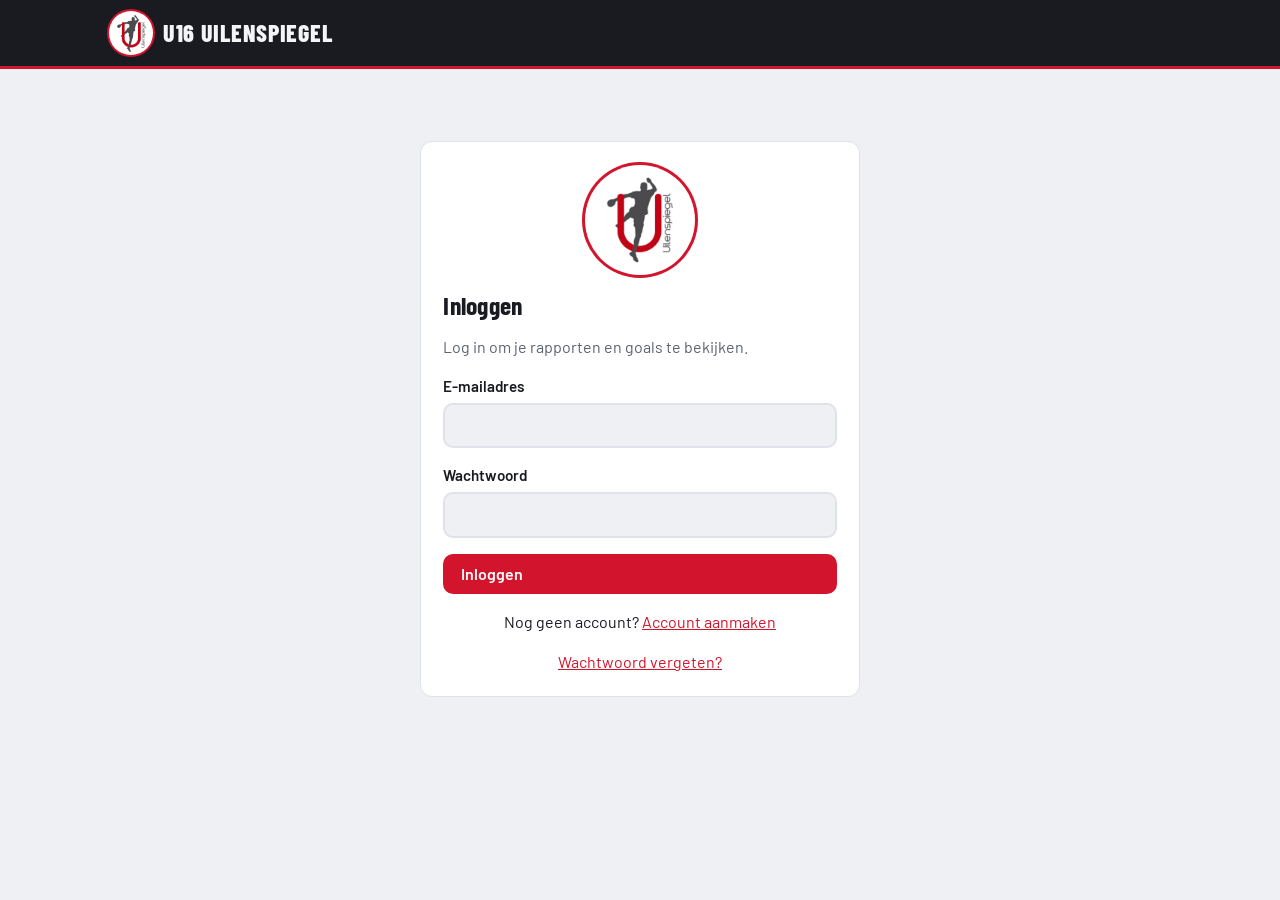
<file: index.html>
<!doctype html>
<html lang="nl">
<head>
  <meta charset="utf-8">
  <meta name="viewport" content="width=device-width, initial-scale=1">
  <title>Handbal Progressie</title>
  <link rel="preconnect" href="https://fonts.googleapis.com">
  <link rel="preconnect" href="https://fonts.gstatic.com" crossorigin>
  <link href="https://fonts.googleapis.com/css2?family=Barlow+Condensed:wght@600;700;800&family=Barlow:wght@400;500;600&display=swap" rel="stylesheet">
  <link rel="stylesheet" href="css/stijl.css">
  <link rel="icon" type="image/png" href="img/logo.png">
  <link rel="apple-touch-icon" href="img/icon-192.png">
  <link rel="manifest" href="manifest.webmanifest">
  <meta name="theme-color" content="#14213d">
  <meta name="apple-mobile-web-app-capable" content="yes">
  <meta name="mobile-web-app-capable" content="yes">
  <meta name="apple-mobile-web-app-status-bar-style" content="black-translucent">
  <meta name="apple-mobile-web-app-title" content="Uilenspiegel">
  <script>window.__herstel = /type=recovery/.test(location.hash);</script>
  <!-- Meegeleverde bibliotheken (geen afhankelijkheid van externe servers) -->
  <script src="js/vendor/supabase.min.js"></script>
  <script src="js/vendor/chart.umd.min.js" defer></script>
  <script type="module" src="js/app.js"></script>
</head>
<body>
  <header class="kop">
    <div class="kop-binnen">
      <a href="#/" class="logo"><span class="logo-badge"><img src="img/logo.png" alt=""></span><span id="ploegnaam">Handbal Progressie</span></a>
      <nav id="nav"></nav>
    </div>
  </header>
  <main id="app" class="inhoud"></main>
  <script>
    // Vangnet: start de app niet binnen 10 seconden, toon dan uitleg en een knop die oude kopieën opruimt
    setTimeout(function () {
      var app = document.getElementById('app');
      if (app && !app.children.length) {
        app.innerHTML = '<section class="kaart smal leeg"><h2>De app laadt niet</h2><p>Controleer je internetverbinding en probeer opnieuw.</p>' +
          '<p><button class="knop" id="herstart">Opnieuw laden</button></p></section>';
        document.getElementById('herstart').onclick = function () {
          var klaar = function () { location.reload(); };
          var stappen = [];
          if (navigator.serviceWorker) stappen.push(navigator.serviceWorker.getRegistrations().then(function (r) { return Promise.all(r.map(function (x) { return x.unregister(); })); }));
          if (window.caches) stappen.push(caches.keys().then(function (k) { return Promise.all(k.map(function (x) { return caches.delete(x); })); }));
          Promise.all(stappen).then(klaar, klaar);
        };
      }
    }, 10000);
  </script>
</body>
</html>
</file>
<file: css/stijl.css>
/* Kleuren uit het clublogo van Uilenspiegel (rood + antraciet) en de sporthal (parketgeel, krijtwit) */
:root {
  --bg: #eef0f3;
  --kaart: #ffffff;
  --tekst: #191b21;
  --tekst-zacht: #5c6270;
  --lijn: #dfe2e8;
  --kop: #191b21;
  --kop-tekst: #f4f5f7;
  --accent: #d2142c;
  --accent-donker: #a80f22;
  --goed: #13865b;
  --goed-bg: #e3f4ec;
  --beter: #b9801a;
  --beter-bg: #fbf1dc;
  --parket: #e8b04a;
  --fout: #c4314b;
  --c1: #d2142c; --c2: #2f6fd6; --c3: #13865b; --c4: #8a5cd6;
  --c5: #e8b04a; --c6: #e0457b; --c7: #12a1b8; --c8: #6b7280;
  --radius: 12px;
  --schaduw: 0 1px 0 rgba(25,27,33,.04);
  --display: 'Barlow Condensed', 'Arial Narrow', sans-serif;
  --body: 'Barlow', system-ui, sans-serif;
}
@media (prefers-color-scheme: dark) {
  :root {
    --bg: #15171c; --kaart: #20232a; --tekst: #f4f5f7; --tekst-zacht: #a1a7b4;
    --lijn: #2f333c; --kop: #0f1115; --goed: #2fbf86; --goed-bg: #143325; --beter: #e8b04a; --beter-bg: #3a2d10;
    --accent: #e3283f; --fout: #ff6b81;
  }
}

* { box-sizing: border-box; }
html, body { margin: 0; }
body { background: var(--bg); color: var(--tekst); font: 16px/1.5 var(--body); }
a { color: var(--accent-donker); }
h1, h2, h3 { font-family: var(--display); letter-spacing: .01em; line-height: 1.1; margin: 0 0 .5rem; }
h1 { font-size: 2.4rem; text-transform: uppercase; }
h2 { font-size: 1.6rem; }
h3 { font-size: 1.2rem; text-transform: uppercase; letter-spacing: .04em; }
code { background: var(--lijn); padding: .1em .35em; border-radius: 4px; font-size: .9em; }
.zacht { color: var(--tekst-zacht); }

/* ---------- Kop ---------- */
.kop { background: var(--kop); color: var(--kop-tekst); position: sticky; top: 0; z-index: 10;
  border-bottom: 4px solid var(--accent); }
.kop-binnen { max-width: 1100px; margin: 0 auto; padding: .7rem 1.2rem; display: flex; align-items: center;
  gap: 1rem; flex-wrap: wrap; }
.logo { display: flex; align-items: center; gap: .6rem; color: inherit; text-decoration: none;
  font-family: var(--display); font-weight: 800; font-size: 1.5rem; text-transform: uppercase; letter-spacing: .03em; }
.logo-bal, .bal { width: 26px; height: 26px; border-radius: 50%; display: inline-block;
  background: radial-gradient(circle at 35% 30%, #ffa070, var(--accent) 55%, var(--accent-donker)); }
#nav { margin-left: auto; display: flex; gap: .3rem; flex-wrap: wrap; align-items: center; }
#nav a, .knop-link { color: var(--kop-tekst); text-decoration: none; padding: .4rem .8rem; border-radius: 999px;
  font-weight: 600; opacity: .8; background: none; border: 0; font: inherit; cursor: pointer; }
#nav a:hover, .knop-link:hover { opacity: 1; background: rgba(255,255,255,.08); }
#nav a.actief { opacity: 1; background: var(--accent); color: #fff; }

/* ---------- Layout ---------- */
.inhoud { max-width: 1100px; margin: 0 auto; padding: 1.5rem 1.2rem 4rem; }
.kaart { background: var(--kaart); border-radius: var(--radius); box-shadow: var(--schaduw); padding: 1.4rem;
  margin-bottom: 1.2rem; overflow-x: auto; }
.smal { max-width: 440px; margin: 3rem auto; }
.rij { display: flex; gap: 1rem; align-items: center; flex-wrap: wrap; }
.tussen { justify-content: space-between; }
.raster { display: grid; gap: 1.2rem; grid-template-columns: repeat(auto-fit, minmax(300px, 1fr)); }
.paginakop { display: flex; justify-content: space-between; align-items: flex-end; gap: 1rem; flex-wrap: wrap;
  margin-bottom: 1.2rem; }
.paginakop p { margin: 0; }
.terug { display: inline-block; margin-bottom: .6rem; text-decoration: none; font-weight: 600; }

/* ---------- Knoppen & formulieren ---------- */
.knop { display: inline-flex; align-items: center; gap: .4rem; background: var(--accent); color: #fff; border: 0;
  border-radius: 10px; padding: .65rem 1.1rem; font: 600 1rem var(--body); cursor: pointer; text-decoration: none; }
.knop:hover { background: var(--accent-donker); }
.knop:disabled { opacity: .5; cursor: wait; }
.knop.tweede { background: transparent; color: var(--tekst); box-shadow: inset 0 0 0 2px var(--lijn); }
.knop.tweede:hover { box-shadow: inset 0 0 0 2px var(--tekst-zacht); }
.knop.gevaar { background: transparent; color: var(--fout); box-shadow: inset 0 0 0 2px var(--fout); }
.knop.klein { padding: .35rem .7rem; font-size: .9rem; }
.formulier { display: grid; gap: 1rem; }
label { display: grid; gap: .3rem; font-weight: 600; font-size: .95rem; }
input, textarea, select { font: inherit; color: var(--tekst); background: var(--bg); border: 2px solid var(--lijn);
  border-radius: 10px; padding: .6rem .75rem; width: 100%; }
input:focus, textarea:focus, select:focus { outline: none; border-color: var(--accent); }
textarea { min-height: 120px; resize: vertical; }
.velden { display: grid; gap: 1rem; grid-template-columns: repeat(auto-fit, minmax(160px, 1fr)); }
.login .wissel { text-align: center; margin-bottom: 0; }

/* ---------- Spelerskaarten ---------- */
.spelers { display: grid; gap: 1rem; grid-template-columns: repeat(auto-fill, minmax(230px, 1fr)); }
.speler-kaart { display: flex; gap: .9rem; align-items: center; text-decoration: none; color: inherit;
  background: var(--kaart); border-radius: var(--radius); padding: 1rem; box-shadow: var(--schaduw);
  border: 2px solid transparent; transition: border-color .15s, transform .15s; }
.speler-kaart:hover { border-color: var(--accent); transform: translateY(-2px); }
.nummer { flex: none; width: 52px; height: 52px; border-radius: 12px; background: var(--kop); color: #fff;
  display: grid; place-items: center; font: 800 1.6rem var(--display); }
.speler-kaart .naam { font-weight: 600; font-size: 1.05rem; }
.speler-kaart .info { font-size: .85rem; color: var(--tekst-zacht); }
.label { display: inline-block; font-size: .75rem; font-weight: 600; padding: .1rem .5rem; border-radius: 999px;
  background: var(--lijn); color: var(--tekst-zacht); }
.label.ok { background: var(--goed-bg); color: var(--goed); }

/* ---------- Statistieken ---------- */
.stats { display: grid; gap: 1rem; grid-template-columns: repeat(auto-fit, minmax(150px, 1fr)); margin-bottom: 1.2rem; }
.stat { background: var(--kaart); border-radius: var(--radius); padding: 1rem 1.2rem; box-shadow: var(--schaduw); }
.stat .waarde { font: 800 2.4rem/1 var(--display); }
.stat .titel { color: var(--tekst-zacht); font-size: .85rem; font-weight: 600; text-transform: uppercase; letter-spacing: .05em; }
.grafiek { position: relative; height: 280px; }

/* ---------- Rapport ---------- */
.rapport-kop { display: flex; justify-content: space-between; align-items: center; gap: 1rem; flex-wrap: wrap;
  margin-bottom: 1rem; }
.blokken { display: grid; gap: 1rem; grid-template-columns: repeat(auto-fit, minmax(260px, 1fr)); }
.blok { border-radius: 12px; padding: 1rem 1.1rem; }
.blok h3 { margin-bottom: .4rem; }
.blok.goed { background: var(--goed-bg); }
.blok.goed h3 { color: var(--goed); }
.blok.beter { background: var(--beter-bg); }
.blok.beter h3 { color: var(--beter); }
.blok p { margin: 0; }
.scores { display: grid; gap: .5rem; margin-top: 1rem; }
.score-rij { display: grid; grid-template-columns: 150px 1fr 2rem; align-items: center; gap: .8rem; font-size: .95rem; }
.balk { height: 10px; background: var(--lijn); border-radius: 999px; overflow: hidden; }
.balk span { display: block; height: 100%; background: var(--accent); border-radius: 999px; }
.score-rij b { text-align: right; font-family: var(--display); font-size: 1.2rem; }
.verschil { font-size: .8rem; font-weight: 600; }
.verschil.op { color: var(--goed); } .verschil.neer { color: var(--fout); }
details.ouder summary { cursor: pointer; font-weight: 600; padding: .4rem 0; }

/* Score-kiezer 1–5 */
.kiezer { display: grid; grid-template-columns: 150px 1fr; gap: .8rem; align-items: center; }
.kiezer-knoppen { display: flex; gap: .35rem; }
.kiezer-knoppen input { position: absolute; opacity: 0; width: 0; }
.kiezer-knoppen label { width: 40px; height: 40px; border-radius: 10px; display: grid; place-items: center;
  background: var(--bg); border: 2px solid var(--lijn); cursor: pointer; font: 700 1.1rem var(--display); }
.kiezer-knoppen input:checked + label { background: var(--accent); border-color: var(--accent); color: #fff; }
.kiezer-knoppen input:focus-visible + label { outline: 2px solid var(--accent); outline-offset: 2px; }
.uitleg-schaal { font-size: .85rem; color: var(--tekst-zacht); }

/* ---------- Tabellen ---------- */
.tabel { width: 100%; border-collapse: collapse; }
.tabel th, .tabel td { text-align: left; padding: .6rem .5rem; border-bottom: 1px solid var(--lijn); }
.tabel th { font-size: .8rem; text-transform: uppercase; letter-spacing: .05em; color: var(--tekst-zacht); }
.tabel td input { max-width: 90px; padding: .35rem .5rem; }
.tabel tr.fout td { color: var(--fout); }
.tabel a { font-weight: 600; text-decoration: none; }

/* ---------- Diversen ---------- */
.leeg { text-align: center; padding: 2.5rem 1rem; color: var(--tekst-zacht); }
.leeg .bal { width: 48px; height: 48px; opacity: .35; margin-bottom: .6rem; }
.laden { display: flex; gap: .7rem; align-items: center; justify-content: center; padding: 4rem; color: var(--tekst-zacht); }
.laden .bal { animation: stuiter .6s ease-in infinite alternate; }
@keyframes stuiter { to { transform: translateY(-14px); } }
.toast { position: fixed; bottom: 1.2rem; left: 50%; transform: translateX(-50%); background: var(--kop); color: #fff;
  padding: .8rem 1.2rem; border-radius: 10px; box-shadow: var(--schaduw); z-index: 50; max-width: 90vw; }
.toast-ok { border-left: 5px solid var(--goed); }
.toast-fout { border-left: 5px solid var(--fout); }
.fout h2 { color: var(--fout); }

@media (max-width: 560px) {
  h1 { font-size: 1.9rem; }
  .score-rij, .kiezer { grid-template-columns: 1fr; gap: .3rem; }
  .score-rij { grid-template-columns: 1fr 2rem; }
  .score-rij .balk { grid-column: 1 / -1; grid-row: 2; }
}
@media print {
  .kop, .knop, .terug, .geen-print { display: none !important; }
  .kaart, .stat { box-shadow: none; border: 1px solid #ddd; }
  body { background: #fff; }
}

/* ---------- Spelers zonder rugnummer ---------- */
.rood { color: var(--fout); font-weight: 600; }
.speler-kaart.zonder-nummer { border-color: var(--fout); background: color-mix(in srgb, var(--fout) 8%, var(--kaart)); }
.speler-kaart.zonder-nummer .nummer { background: var(--fout) !important; }
.speler-kaart.zonder-nummer:hover { border-color: var(--fout); }

/* ---------- Posities (max 2) ---------- */
.posities { display: flex; flex-wrap: wrap; gap: .5rem; margin-top: .5rem; }
.positie { display: inline-flex; font-weight: 600; cursor: pointer; }
.positie input { position: absolute; opacity: 0; width: 0; }
.positie span { padding: .45rem .9rem; border-radius: 999px; border: 2px solid var(--lijn); background: var(--bg); }
.positie input:checked + span { background: var(--accent); border-color: var(--accent); color: #fff; }
.positie input:focus-visible + span { outline: 2px solid var(--accent); outline-offset: 2px; }
.positie input:disabled + span { opacity: .4; cursor: not-allowed; }

/* ---------- Wie ben jij? ---------- */
.kies-lijst { display: grid; gap: .5rem; margin-top: 1rem; max-height: 420px; overflow-y: auto; }
.kies-speler { display: flex; align-items: center; gap: .8rem; padding: .6rem .8rem; border-radius: 12px; cursor: pointer;
  background: var(--bg); color: var(--tekst); border: 2px solid var(--lijn); font: 600 1rem var(--body); text-align: left; }
.kies-speler:hover { border-color: var(--accent); }
.klein-nummer { width: 38px; height: 38px; font-size: 1.2rem; border-radius: 10px; }

/* ---------- Clublogo ---------- */
.logo-badge { width: 44px; height: 44px; border-radius: 50%; background: #fff; display: grid; place-items: center;
  flex: none; box-shadow: 0 0 0 2px var(--accent); overflow: hidden; }
.logo-badge img { width: 88%; height: 88%; object-fit: contain; }
.login-logo { display: block; width: 110px; height: 110px; margin: 0 auto 1rem; border-radius: 50%; background: #fff;
  padding: 10px; box-shadow: 0 0 0 3px var(--accent); }

/* ---------- Profielfoto's ---------- */
.nummer.avatar { position: relative; padding: 0; overflow: visible; background: var(--lijn) !important; }
.nummer.avatar img { width: 100%; height: 100%; object-fit: cover; border-radius: inherit; }
.avatar-nr { position: absolute; right: -6px; bottom: -6px; min-width: 22px; height: 22px; padding: 0 5px; border-radius: 999px;
  background: var(--accent); color: #fff; font: 800 .8rem/22px var(--display); text-align: center; box-shadow: 0 0 0 2px var(--kaart); }
.nummer.groot { width: 84px; height: 84px; font-size: 2.4rem; border-radius: 18px; }
.nummer.groot .avatar-nr { min-width: 30px; height: 30px; line-height: 30px; font-size: 1.05rem; }
.knop-link.zacht { color: var(--tekst-zacht); font-size: .9rem; padding: .3rem .4rem; }

/* ---------- Live matchwatcher ---------- */
.live { max-width: 640px; margin: 0 auto; }
.scorebord { background: var(--kop); color: #fff; border-radius: var(--radius); padding: 1rem 1.2rem; margin-bottom: 1rem;
  border-bottom: 4px solid var(--accent); }
.ploegen { display: grid; grid-template-columns: 1fr auto 1fr; align-items: center; gap: .8rem; font-weight: 600; }
.ploegen span:last-child { text-align: right; }
.ploegen b { font: 800 3rem/1 var(--display); letter-spacing: .02em; }
.klokrij { display: flex; align-items: center; justify-content: center; gap: .7rem; margin-top: .6rem; flex-wrap: wrap; }
.klokrij b { font: 800 1.8rem/1 var(--display); min-width: 4.5ch; text-align: center; }
.klokrij b.over { color: var(--accent); }
.klokrij .knop.tweede { color: #fff; box-shadow: inset 0 0 0 2px rgba(255,255,255,.25); }
.straffen { display: flex; gap: .4rem; flex-wrap: wrap; justify-content: center; margin-top: .6rem; }
.strafje { background: var(--beter); color: #fff; padding: .2rem .6rem; border-radius: 999px; font-weight: 600; font-size: .9rem; }
.strafje.tegen { background: rgba(255,255,255,.15); }
.live-knoppen { display: grid; grid-template-columns: 1fr 1fr; gap: .7rem; }
.live-knop { border: 0; border-radius: 16px; padding: 1.3rem .5rem; font: 800 1.5rem var(--display); text-transform: uppercase;
  letter-spacing: .03em; cursor: pointer; color: #fff; touch-action: manipulation; }
.live-knop:active { transform: scale(.97); }
.live-knop.schot { background: var(--accent); }
.live-knop.tegen { background: #3b4766; }
.live-knop.straf { background: var(--beter); }
.live-knop.terugdraai { background: transparent; color: var(--tekst); box-shadow: inset 0 0 0 2px var(--lijn); font-size: 1.1rem; }
.live-knop.goal { background: var(--goed); }
.live-knop.redding { background: var(--beter); }
.live-knop.mis { background: #3b4766; font-size: 1.1rem; }
.sync { text-align: center; margin: .6rem 0; font-size: .9rem; }
.logrij { display: grid; grid-template-columns: 5.5rem 1fr auto; gap: .6rem; align-items: center; padding: .45rem 0;
  border-bottom: 1px solid var(--lijn); font-size: .95rem; }
.logrij .ok { color: var(--goed); font-weight: 800; }

/* Paneel (stappen) */
.paneel[hidden] { display: none; }
.paneel { position: fixed; inset: 0; background: rgba(5,10,20,.7); z-index: 40; display: flex; align-items: flex-end; justify-content: center; }
.paneel-binnen { background: var(--kaart); width: 100%; max-width: 640px; max-height: 92vh; overflow-y: auto;
  border-radius: 20px 20px 0 0; padding: 1.2rem; }
.paneel-kop { display: flex; justify-content: space-between; align-items: center; margin-bottom: .8rem; }
.paneel-kop h2 { margin: 0; }
.paneel-kop .knop-link { color: var(--tekst); font-size: 1.4rem; }
.speler-tegels { display: grid; grid-template-columns: repeat(auto-fill, minmax(88px, 1fr)); gap: .5rem; }
.speler-tegel { display: grid; place-items: center; gap: .1rem; padding: .7rem .3rem; border-radius: 14px; cursor: pointer;
  background: var(--bg); color: var(--tekst); border: 2px solid var(--lijn); font: 600 .9rem var(--body); }
.speler-tegel b { font: 800 1.8rem/1 var(--display); color: var(--accent); }
.speler-tegel.tegen b { color: var(--tekst-zacht); }
.speler-tegel:active { border-color: var(--accent); }
.resultaten { display: grid; gap: .7rem; }

/* Half veld met posities (doel bovenaan) */
.veld { position: relative; display: grid; grid-template-columns: repeat(5, 1fr);
  grid-template-areas: "doel doel doel doel doel" "lh . cir . rh" ". . m7 . ." "lo . mo . ro" "ta ta ta ta ta";
  gap: .5rem; padding: .8rem; border-radius: 14px; background: color-mix(in srgb, var(--accent) 10%, var(--bg)); }
.veld-doel { grid-area: doel; height: 14px; width: 40%; margin: 0 auto; border: 3px solid var(--tekst); border-top: 0; border-radius: 0 0 4px 4px; }
.veld-6m { position: absolute; left: 18%; right: 18%; top: 1.2rem; height: 7rem; border: 2px dashed var(--lijn);
  border-top: 0; border-radius: 0 0 50% 50%; pointer-events: none; }
.veld-zone { position: relative; z-index: 1; border: 0; border-radius: 12px; padding: .9rem .3rem; cursor: pointer;
  background: var(--kaart); color: var(--tekst); font: 700 .85rem var(--body); box-shadow: 0 0 0 2px var(--lijn); }
.veld-zone:active { box-shadow: 0 0 0 2px var(--accent); }
.z-LH { grid-area: lh; } .z-RH { grid-area: rh; } .z-CIR { grid-area: cir; } .z-7M { grid-area: m7; }
.z-LO { grid-area: lo; } .z-MO { grid-area: mo; } .z-RO { grid-area: ro; } .z-TA { grid-area: ta; }

/* Doel 3x3 (ingeven en doelkaart) */
.doel-raster { display: grid; grid-template-columns: repeat(3, 1fr); gap: 4px; padding: 6px; aspect-ratio: 3 / 2;
  border: 6px solid var(--tekst); border-bottom: 0; border-radius: 6px 6px 0 0; max-width: 420px; margin: 0 auto;
  background: repeating-linear-gradient(45deg, transparent 0 8px, color-mix(in srgb, var(--tekst) 6%, transparent) 8px 9px); }
.doel-raster button { border: 0; border-radius: 8px; background: color-mix(in srgb, var(--accent) 18%, var(--kaart));
  color: var(--tekst); font-size: 1.6rem; cursor: pointer; }
.doel-raster button:active { background: var(--accent); }
.doelkaart .vak { border-radius: 8px; display: grid; place-items: center; text-align: center; font-size: .8rem; line-height: 1.2; color: var(--tekst); }
.doelkaart .vak b { font: 800 1.3rem var(--display); display: block; }

/* ---------- Live statistieken (trainer) ---------- */
.tabs { display: inline-flex; background: var(--kaart); border-radius: 999px; padding: 4px; box-shadow: var(--schaduw); }
.tabs button { border: 0; background: none; color: var(--tekst-zacht); font: 600 .95rem var(--body); padding: .45rem .9rem;
  border-radius: 999px; cursor: pointer; }
.tabs button.actief { background: var(--accent); color: #fff; }
.ok-kleur { color: var(--goed); } .beter-kleur { color: var(--beter); }
.stat .waarde.rood { color: var(--fout); }
.verdeling { display: flex; height: 14px; border-radius: 999px; overflow: hidden; margin: -.4rem 0 1.2rem; background: var(--lijn); }
.v-goal { background: var(--goed); } .v-redding { background: var(--beter); } .v-mis { background: var(--fout); }
.pos-rij { display: grid; grid-template-columns: 7.5rem 1fr 3rem 2.6rem; gap: .6rem; align-items: center; padding: .35rem 0; }
.pos-balk { display: flex; height: 14px; background: var(--lijn); border-radius: 999px; overflow: hidden; }
.pb-goal { background: var(--accent); } .pb-rest { background: color-mix(in srgb, var(--tekst-zacht) 45%, transparent); }
.pos-rij b { text-align: right; font-family: var(--display); font-size: 1.1rem; }

/* ---------- Home ---------- */
.home h1 { margin-bottom: 1rem; }
.tegels { display: grid; gap: 1rem; grid-template-columns: repeat(auto-fill, minmax(200px, 1fr)); margin-bottom: 1.2rem; }
.tegel { display: grid; gap: .3rem; padding: 1.2rem; border-radius: var(--radius); background: var(--kaart); box-shadow: var(--schaduw);
  color: var(--tekst); text-decoration: none; border: 2px solid transparent; transition: border-color .15s, transform .15s; }
.tegel:hover { border-color: var(--accent); transform: translateY(-2px); }
.tegel-icoon { font-size: 1.8rem; }
.tegel b { font: 700 1.25rem var(--display); text-transform: uppercase; letter-spacing: .03em; }
.match-start { border: 2px solid var(--accent); }
.match-vandaag { display: flex; justify-content: space-between; align-items: center; gap: 1rem; flex-wrap: wrap;
  padding: .8rem 0; border-bottom: 1px solid var(--lijn); }
.match-lijst { display: grid; gap: .8rem; }
.match-kaart { margin: 0; }
.match-goals { text-align: center; }
.match-goals b { display: block; font: 800 2rem/1 var(--display); color: var(--accent); }
.match-details { display: flex; gap: 1rem; flex-wrap: wrap; margin-top: .6rem; font-size: .95rem; color: var(--tekst-zacht); }
.match-details b { color: var(--tekst); }
.schakelaar { display: inline-flex; align-items: center; gap: .5rem; cursor: pointer; font-weight: 600; }
.schakelaar input { width: 20px; height: 20px; accent-color: var(--accent); }

/* ---------- Bevestigingsvenster ---------- */
.venster { border: 0; border-radius: var(--radius); padding: 1.4rem; max-width: 480px; width: calc(100% - 2rem);
  background: var(--kaart); color: var(--tekst); box-shadow: 0 20px 60px rgba(0,0,0,.5); }
.venster::backdrop { background: rgba(5,10,20,.7); }
.venster h2 { color: var(--fout); }
.keuze { border: 0; padding: 0; margin: 0; display: grid; gap: .6rem; }
.keuze label { display: flex; gap: .7rem; align-items: flex-start; font-weight: 400; padding: .7rem; border-radius: 10px;
  border: 2px solid var(--lijn); cursor: pointer; }
.keuze label:has(input:checked) { border-color: var(--fout); }
.keuze input { width: auto; margin-top: .25rem; accent-color: var(--fout); }
.knop.gevaar-vol { background: var(--fout); }
.knop.gevaar-vol:disabled { opacity: .4; cursor: not-allowed; }
.live-knop.verlies { background: #8a4fd8; }
.live-knop.breed { grid-column: 1 / -1; padding: .9rem; }

/* ---------- Aanwezigheden ---------- */
.aanwezig-tegels { display: grid; gap: .6rem; grid-template-columns: repeat(auto-fill, minmax(150px, 1fr)); }
.aanwezig-tegel { display: grid; grid-template-columns: auto 1fr; grid-template-rows: auto auto; gap: 0 .6rem; align-items: center;
  text-align: left; padding: .7rem; border-radius: 12px; cursor: pointer; background: var(--bg); color: var(--tekst);
  border: 2px solid var(--lijn); font: 600 .95rem var(--body); touch-action: manipulation; }
.aw-nr { grid-row: 1 / 3; width: 38px; height: 38px; border-radius: 10px; display: grid; place-items: center;
  background: var(--lijn); font: 800 1.2rem var(--display); }
.aw-status { font-size: .8rem; font-weight: 700; min-height: 1em; }
.aanwezig-tegel[data-status="aanwezig"] { border-color: var(--goed); background: var(--goed-bg); }
.aanwezig-tegel[data-status="aanwezig"] .aw-nr { background: var(--goed); color: #fff; }
.aanwezig-tegel[data-status="aanwezig"] .aw-status { color: var(--goed); }
.aanwezig-tegel[data-status="verwittigd"] { border-color: var(--beter); background: var(--beter-bg); }
.aanwezig-tegel[data-status="verwittigd"] .aw-nr { background: var(--beter); color: #fff; }
.aanwezig-tegel[data-status="verwittigd"] .aw-status { color: var(--beter); }
.aanwezig-tegel[data-status="afwezig"] { border-color: var(--fout); }
.aanwezig-tegel[data-status="afwezig"] .aw-nr { background: var(--fout); color: #fff; }
.aanwezig-tegel[data-status="afwezig"] .aw-status { color: var(--fout); }

/* ---------- Schiettraining ---------- */
.kaart.compact { padding: 1rem; }
.keuze-titel { font: 700 .8rem var(--body); text-transform: uppercase; letter-spacing: .06em; color: var(--tekst-zacht); margin: .2rem 0 .4rem; }
.chips { display: flex; flex-wrap: wrap; gap: .4rem; margin-bottom: .6rem; }
.chips button { border: 2px solid var(--lijn); background: var(--bg); color: var(--tekst); border-radius: 999px;
  padding: .5rem .85rem; font: 600 .9rem var(--body); cursor: pointer; touch-action: manipulation; }
.chips button.actief { background: var(--accent); border-color: var(--accent); color: #fff; }
.schiet-teller { display: flex; align-items: baseline; gap: .6rem; margin-bottom: .5rem; }
.schiet-teller b { font: 800 2.4rem/1 var(--display); color: var(--accent); }

/* ---------- Ranglijsten ---------- */
.rang-rij { display: grid; grid-template-columns: 2.2rem minmax(7rem, 12rem) 1fr 3.2rem auto; gap: .7rem; align-items: center;
  padding: .55rem 0; border-bottom: 1px solid var(--lijn); }
.rang-nr { font: 800 1.2rem var(--display); text-align: center; }
.rang-naam a { color: var(--tekst); font-weight: 600; text-decoration: none; }
.rang-naam a:hover { color: var(--accent); }
.rang-rij b { text-align: right; font: 800 1.2rem var(--display); }
@media (max-width: 560px) {
  .rang-rij { grid-template-columns: 2rem 1fr 3rem; }
  .rang-rij .pos-balk { grid-column: 2 / -1; grid-row: 2; }
  .rang-rij small { grid-column: 2 / -1; }
}

/* ---------- Seizoenkeuze ---------- */
.seizoen-keuze { width: auto; padding: .35rem 2rem .35rem .7rem; border-radius: 999px; font: 600 .9rem var(--body);
  background-color: rgba(255,255,255,.08); color: var(--kop-tekst); border: 1px solid rgba(255,255,255,.15); }
.seizoen-keuze option { color: #14213d; }
.installeer { border: 2px dashed var(--lijn); box-shadow: none; }

/* =========================================================
   Ontwerp "Sporthal": clubkleuren, veldlijnen, shirtnummers
   ========================================================= */

/* Rustiger: dunne randen in plaats van schaduwen, labels in gewone zinsvorm */
.kaart, .stat, .tegel, .speler-kaart { border: 1px solid var(--lijn); box-shadow: none; }
h3 { text-transform: none; letter-spacing: .01em; font-size: 1.3rem; }
.stat .titel, .tabel th, .keuze-titel { text-transform: none; letter-spacing: 0; font-size: .85rem; }
.tabel th { font-weight: 600; }
.nummer { background: var(--accent); }
.kop { border-bottom-width: 3px; }
#nav a.actief, .tabs button.actief, .chips button.actief { background: var(--accent); border-color: var(--accent); }
a { color: var(--accent); }
.knop:focus-visible, a:focus-visible, button:focus-visible, select:focus-visible { outline: 3px solid var(--parket); outline-offset: 2px; }

/* Spelers zonder rugnummer: nog in te vullen (parketgeel), geen fout */
.speler-kaart.zonder-nummer { border-color: var(--parket); background: color-mix(in srgb, var(--parket) 10%, var(--kaart)); }
.speler-kaart.zonder-nummer .nummer { background: var(--parket) !important; color: #191b21; }
.speler-kaart .rood { color: var(--beter); }

/* ---------- Banner startpagina ---------- */
.held { position: relative; overflow: hidden; border-radius: 16px; min-height: 250px; margin-bottom: 1.2rem;
  display: flex; flex-direction: column; justify-content: flex-end; padding: 1.4rem 1.5rem; color: #fff;
  background:
    radial-gradient(120% 90% at 85% 0%, color-mix(in srgb, var(--accent) 45%, transparent), transparent 60%),
    linear-gradient(160deg, #2a2d35, #15171c); }
.held.met-foto { min-height: clamp(300px, 34vw, 400px);
  background: linear-gradient(180deg, rgba(15,17,21,.05) 25%, rgba(15,17,21,.9) 88%), var(--ploegfoto) center 22% / cover; }
.held.met-foto .veldlijnen path { stroke: rgba(255,255,255,.35); }
.held.met-foto .veldlijnen .doel { stroke: var(--accent); }
.veldlijnen { position: absolute; inset: 0 0 auto 0; width: 100%; height: 75%; pointer-events: none; }
.veldlijnen path { fill: none; stroke: rgba(255,255,255,.55); stroke-width: 2.2; vector-effect: non-scaling-stroke; }
.veldlijnen .stippel { stroke-dasharray: 10 8; stroke: rgba(255,255,255,.4); }
.veldlijnen .doel { stroke: var(--accent); stroke-width: 6; }
.veldlijnen .zeven { stroke-width: 3; }
.held-groet { position: absolute; top: .9rem; left: 1.2rem; margin: 0; font-weight: 600; opacity: .9; }
.held-tekst { position: relative; }
.held h1 { font-size: clamp(2.6rem, 9vw, 4.6rem); line-height: .9; margin: 0; letter-spacing: .01em;
  text-shadow: 0 2px 18px rgba(0,0,0,.35); }
.held-seizoen { margin: .35rem 0 0; font-weight: 600; opacity: .85; }
.balans { display: flex; gap: 1.1rem; margin: .8rem 0 0; flex-wrap: wrap; }
.balans span { font-size: .95rem; opacity: .9; }
.balans b { font: 800 1.7rem/1 var(--display); margin-right: .2rem; color: #fff; }
.balans span:first-child b { color: #7ee2b4; }
.held-foto-knop { position: absolute; top: .7rem; right: .8rem; border: 1px solid rgba(255,255,255,.35); background: rgba(15,17,21,.45);
  color: #fff; border-radius: 999px; padding: .35rem .8rem; font: 600 .85rem var(--body); cursor: pointer; backdrop-filter: blur(4px); }
.held-foto-knop:hover { background: rgba(15,17,21,.7); }

/* Tegels: icoon in een rondje in clubkleur */
.tegel-icoon { width: 44px; height: 44px; border-radius: 50%; display: grid; place-items: center; font-size: 1.35rem;
  background: color-mix(in srgb, var(--accent) 12%, var(--kaart)); }
.tegel b { font-size: 1.3rem; }
.match-start { border: 2px solid var(--accent); }

/* ---------- Spelerspagina: rugnummer als shirtcijfer ---------- */
.speler-kop { position: relative; overflow: hidden; min-height: 9rem; align-items: center; padding: .6rem 0; }
.rug-groot { position: absolute; right: .2rem; top: 50%; transform: translateY(-50%); z-index: 0; pointer-events: none;
  font: 800 8.5rem/1 var(--display); color: transparent; opacity: .55;
  -webkit-text-stroke: 2px var(--accent); paint-order: stroke; }
@media (min-width: 721px) { .rug-groot { right: auto; left: 46%; } }
@media (max-width: 720px) { .rug-groot { font-size: 6.5rem; opacity: .35; } }
.speler-kop > :not(.rug-groot) { position: relative; z-index: 1; }

/* ---------- Menubalk onderaan (gsm) ---------- */
#onderbalk { display: none; }
@media (max-width: 720px) {
  #nav a, #nav #uitloggen { display: none; }
  #nav { margin-left: auto; }
  .kop-binnen { flex-wrap: nowrap; padding: .55rem .9rem; }
  .logo { font-size: 1.2rem; min-width: 0; }
  .logo #ploegnaam { white-space: nowrap; overflow: hidden; text-overflow: ellipsis; }
  .seizoen-keuze { font-size: .8rem; padding: .3rem 1.6rem .3rem .6rem; }
  body.met-onderbalk { padding-bottom: calc(68px + env(safe-area-inset-bottom)); }
  body.met-onderbalk #onderbalk { display: grid; grid-auto-flow: column; grid-auto-columns: 1fr; position: fixed; z-index: 30;
    left: 0; right: 0; bottom: 0; background: var(--kop); border-top: 3px solid var(--accent);
    padding: .3rem .3rem calc(.3rem + env(safe-area-inset-bottom)); }
  #onderbalk > a, #onderbalk > button { display: grid; justify-items: center; gap: .1rem; padding: .35rem 0; border: 0; background: none;
    color: var(--kop-tekst); opacity: .7; text-decoration: none; font: 600 .72rem var(--body); cursor: pointer; border-radius: 10px; }
  #onderbalk > a.actief { opacity: 1; color: #fff; background: color-mix(in srgb, var(--accent) 30%, transparent); }
  .ob-icoon { font-size: 1.3rem; line-height: 1; }
  .ob-meer { position: fixed; right: .6rem; bottom: calc(76px + env(safe-area-inset-bottom)); min-width: 220px; display: grid;
    background: var(--kaart); border: 1px solid var(--lijn); border-radius: 14px; padding: .4rem; box-shadow: 0 12px 40px rgba(0,0,0,.35); }
  .ob-meer[hidden] { display: none; }
  .ob-meer a, .ob-meer .knop-link { color: var(--tekst); padding: .75rem .9rem; border-radius: 10px; text-decoration: none; font-weight: 600; text-align: left; opacity: 1; }
  .ob-meer a:hover, .ob-meer .knop-link:hover { background: var(--bg); }
  .toast { bottom: calc(80px + env(safe-area-inset-bottom)); }
}
@media (prefers-reduced-motion: reduce) { * { transition: none !important; animation: none !important; } }
.held-credit { position: absolute; right: .9rem; bottom: .6rem; margin: 0; font-size: .75rem; opacity: .7; }

/* ---------- Logboek ---------- */
.log-dag { font-size: 1rem; color: var(--tekst-zacht); margin: 1rem 0 .3rem; }
.log-dag:first-child { margin-top: 0; }
.log-rij { display: grid; grid-template-columns: 3.2rem 1.6rem 1fr; gap: .5rem; align-items: baseline; padding: .45rem 0;
  border-bottom: 1px solid var(--lijn); }
.log-rij.log-fout span:last-child { color: var(--fout); }

/* ---------- Volgende match (startpagina) ---------- */
.volgende-match { display: grid; grid-template-columns: 1fr auto; gap: .1rem 1rem; align-items: center; margin-bottom: 1.2rem;
  padding: 1rem 1.2rem; border-radius: var(--radius); text-decoration: none; color: var(--tekst);
  background: var(--kaart); border: 1px solid var(--lijn); border-left: 6px solid var(--accent); }
.volgende-match:hover { border-color: var(--accent); }
.vm-label { font-size: .85rem; color: var(--tekst-zacht); }
.vm-wanneer { font: 700 1.5rem/1.1 var(--display); text-transform: capitalize; }
.vm-wie { color: var(--tekst-zacht); }
.vm-wie b { color: var(--tekst); }
.vm-pijl { grid-row: 1 / 4; grid-column: 2; font-size: 1.8rem; }

/* ---------- Kalender ---------- */
.kal-kop { display: flex; align-items: center; gap: .6rem; margin-bottom: 1rem; }
.kal-kop h2 { margin: 0; min-width: 10ch; text-align: center; text-transform: capitalize; }
.kal-kop .knop.klein { font-size: 1.2rem; padding: .2rem .8rem; }
.kal-kop .knop:disabled { opacity: .3; }
.kal-kop .knop-link { color: var(--accent); margin-left: auto; }
.kal-raster { display: grid; grid-template-columns: repeat(7, 1fr); gap: 4px; }
.kal-dagnaam { text-align: center; font-size: .8rem; color: var(--tekst-zacht); padding-bottom: .2rem; }
.kal-cel { min-height: 92px; border-radius: 8px; background: var(--bg); padding: .3rem; display: flex; flex-direction: column; gap: 3px; overflow: hidden; }
.kal-cel.buiten { opacity: .35; }
.kal-cel.vandaag { outline: 2px solid var(--accent); outline-offset: -2px; }
.kal-cel.vandaag .kal-nr { background: var(--accent); color: #fff; border-radius: 999px; padding: 0 .4rem; }
.kal-nr { font-size: .8rem; font-weight: 600; align-self: flex-start; }
.kal-match { display: grid; gap: 0; padding: .2rem .35rem; border-radius: 6px; font-size: .72rem; line-height: 1.25;
  background: color-mix(in srgb, var(--accent) 16%, var(--kaart)); border-left: 3px solid var(--accent); }
.kal-match.uit { background: color-mix(in srgb, var(--tekst-zacht) 14%, var(--kaart)); border-left-color: var(--tekst-zacht); }
.kal-match.afgelast { text-decoration: line-through; opacity: .55; }
.km-uur { font-weight: 700; }
.km-naam { white-space: nowrap; overflow: hidden; text-overflow: ellipsis; }
.kal-lijn { display: grid; grid-template-columns: 3rem 1fr auto; gap: .8rem; align-items: center; padding: .6rem 0;
  border-bottom: 1px solid var(--lijn); color: var(--tekst); text-decoration: none; }
a.kal-lijn:hover b { color: var(--accent); }
.kal-lijn.afgelast { opacity: .55; }
.kal-lijn.afgelast .kl-tekst b { text-decoration: line-through; }
.kl-datum { display: grid; justify-items: center; line-height: 1; }
.kl-datum b { font: 800 1.6rem var(--display); }
.kl-datum small { color: var(--tekst-zacht); text-transform: capitalize; }
.kl-tekst { display: grid; }
.uitslag { font: 800 1.2rem var(--display); padding: .15rem .5rem; border-radius: 6px; }
.uitslag.w { background: var(--goed-bg); color: var(--goed); }
.uitslag.v { background: color-mix(in srgb, var(--fout) 14%, var(--kaart)); color: var(--fout); }
.uitslag.g { background: var(--bg); }
@media (max-width: 720px) {
  .kal-cel { min-height: 54px; padding: .2rem; }
  .kal-match { padding: 0; border: 0; background: none; }
  .kal-match .km-uur, .kal-match .km-naam { display: none; }
  .kal-cel.heeft::after { content: ''; width: 8px; height: 8px; border-radius: 50%; background: var(--accent); align-self: center; margin-top: auto; }
}
@media (max-width: 720px) { .kal-kop h2 { font-size: 1.3rem; white-space: nowrap; min-width: 0; } .kal-kop { gap: .4rem; } }

/* ---------- Competitielabel ---------- */
.comp-tag { display: inline-block; vertical-align: middle; font: 700 .7rem/1 var(--body); padding: .25rem .45rem; border-radius: 999px;
  border: 1px solid var(--lijn); color: var(--tekst-zacht); letter-spacing: .02em; }
.comp-tag.vhv { border-color: var(--accent); color: var(--accent); }
.km-vhv { color: var(--accent); }

/* ---------- Matchvoorbereiding / opstelling ---------- */
.opst-raster { display: grid; grid-template-columns: minmax(0, 1.25fr) minmax(0, 1fr); gap: 1.2rem; align-items: start; }
@media (max-width: 860px) { .opst-raster { grid-template-columns: 1fr; } }
.veld-kaart { border-radius: 16px; padding: .8rem; background: linear-gradient(180deg, #2f6fb8, #255a97); border: 1px solid var(--lijn); }
.veld7 { position: relative; aspect-ratio: 200 / 220; touch-action: none; }
.veld-tekening { position: absolute; inset: 0; width: 100%; height: 100%; }
.veld-tekening rect, .veld-tekening path { fill: none; stroke: rgba(255,255,255,.75); stroke-width: 1.6; vector-effect: non-scaling-stroke; }
.veld-tekening .stippel { stroke-dasharray: 6 5; }
.veld-tekening .doel { stroke: var(--accent); stroke-width: 6; }
.slot { position: absolute; transform: translate(-50%, -50%); display: grid; justify-items: center; gap: .15rem; min-width: 84px;
  min-height: 56px; padding: .3rem; border-radius: 14px; border: 2px dashed rgba(255,255,255,.55); background: rgba(15,17,21,.25);
  color: #fff; text-align: center; cursor: pointer; transition: background .15s, border-color .15s; }
.slot.vol { border-style: solid; border-color: transparent; background: none; }
.slot.past { border-color: var(--parket); background: color-mix(in srgb, var(--parket) 25%, transparent); }
.slot.hover, .zone.hover { border-color: #fff; background: rgba(255,255,255,.22); }
.slot small { font-size: .7rem; font-weight: 600; text-shadow: 0 1px 3px rgba(0,0,0,.6); }
.slot-leeg { font-size: .78rem; font-weight: 700; padding: .5rem .2rem; }
.zone { display: flex; flex-wrap: wrap; gap: .45rem; min-height: 56px; padding: .4rem; border-radius: 12px; border: 2px dashed var(--lijn); }
.zone-leeg { align-self: center; padding: .3rem; }
.sp-chip { display: inline-flex; align-items: center; gap: .4rem; padding: .3rem .65rem .3rem .3rem; border-radius: 999px; cursor: grab;
  background: var(--kaart); border: 2px solid var(--lijn); color: var(--tekst); font-weight: 600; font-size: .9rem; user-select: none; touch-action: none; }
.sp-chip b { display: grid; place-items: center; min-width: 30px; height: 30px; border-radius: 50%; background: var(--accent); color: #fff;
  font: 800 1rem var(--display); }
.sp-chip.op-veld { background: #fff; color: #191b21; border-color: #fff; box-shadow: 0 4px 14px rgba(0,0,0,.3); }
.sp-chip.gekozen, .slot.gekozen .sp-chip { outline: 3px solid var(--parket); outline-offset: 2px; }
.sp-chip.ik, .slot.ik .sp-chip { outline: 3px solid var(--parket); outline-offset: 2px; }
.sp-chip.spook { position: fixed; z-index: 60; pointer-events: none; transform: translate(-50%, -60%) scale(1.08);
  box-shadow: 0 10px 30px rgba(0,0,0,.4); }
@media (max-width: 560px) { .slot { min-width: 66px; min-height: 46px; } .sp-chip.op-veld span { max-width: 4.5rem; overflow: hidden; text-overflow: ellipsis; } }
.vm-opstelling { display: block; margin: -1rem 0 1.2rem; padding: .7rem 1.2rem; border-radius: 0 0 var(--radius) var(--radius);
  background: color-mix(in srgb, var(--accent) 14%, var(--kaart)); border: 1px solid var(--lijn); border-top: 0; border-left: 6px solid var(--accent);
  color: var(--tekst); text-decoration: none; font-weight: 600; }
.volgende-match:has(+ .vm-opstelling) { border-bottom-left-radius: 0; border-bottom-right-radius: 0; margin-bottom: 1rem; }
.veld-kaart { width: 100%; max-width: min(520px, calc((100vh - 230px) * 200 / 220 + 1.6rem)); justify-self: center; }
.slot-leeg { white-space: nowrap; }
.ob-versie { padding: .4rem .9rem; font-size: .75rem; }

/* ---------- Spelers die nu een schiettraining bezig zijn ---------- */
.speler-kaart.bezig { border-color: #2f7fe0; background: color-mix(in srgb, #2f7fe0 16%, var(--kaart)); }
.speler-kaart.bezig .nummer { background: #2f7fe0 !important; color: #fff; }
.bezig-label { font-size: .8rem; font-weight: 700; color: #5aa2ff; display: flex; align-items: center; gap: .5rem; flex-wrap: wrap; }
.stop-schiet { font: inherit; font-size: .75rem; font-weight: 700; padding: .15rem .55rem; border-radius: 999px; border: 0; background: var(--fout); color: #fff; cursor: pointer; }
@media (prefers-color-scheme: light) { .bezig-label { color: #1f5fb0; } }

/* ---------- Playbook ---------- */
.pb-lijst { display: grid; gap: 1rem; grid-template-columns: repeat(auto-fill, minmax(240px, 1fr)); }
.pb-kaart { display: grid; gap: .6rem; padding: .8rem; border-radius: var(--radius); background: var(--kaart); border: 1px solid var(--lijn);
  color: var(--tekst); text-decoration: none; }
.pb-kaart:hover { border-color: var(--accent); }
.pb-kaart b { display: block; font: 700 1.25rem var(--display); }
.pb-kaart p { margin: .2rem 0 0; font-size: .9rem; }
.pb-kop { margin-bottom: 1rem; }
.pb-naam { font: 800 2rem var(--display); text-transform: uppercase; background: transparent; border: 0; border-bottom: 2px dashed var(--lijn);
  border-radius: 0; padding: .2rem 0; color: var(--tekst); }
.pb-naam:focus { border-bottom-color: var(--accent); }
.pb-veld-kaart { border-radius: 16px; padding: .8rem; background: linear-gradient(180deg, #2f6fb8, #255a97); width: 100%;
  max-width: min(560px, calc(100vh - 260px)); justify-self: center; }
.pb-bord { display: block; width: 100%; height: auto; touch-action: none; user-select: none; }
.pb-bord.klein { border-radius: 10px; background: #2a64a8; pointer-events: none; }
.pb-vloer { fill: transparent; stroke: rgba(255,255,255,.7); stroke-width: 1.2; }
.pb-lijn { fill: none; stroke: rgba(255,255,255,.7); stroke-width: 1.2; }
.pb-lijn.stippel { stroke-dasharray: 5 4; }
.pb-doel { stroke: var(--accent); stroke-width: 5; }
.pb-loop { stroke: #fff; stroke-width: 2.2; }
.pb-pas { stroke: #e8b04a; stroke-width: 2.2; stroke-dasharray: 4 3; }
.pb-speler { cursor: grab; }
.pb-speler circle:first-child { fill: var(--accent); stroke: #fff; stroke-width: 1.6; }
.pb-speler text { fill: #fff; font: 800 7.5px var(--display); text-anchor: middle; pointer-events: none; }
.pb-speler.gekozen circle:first-child { stroke: #e8b04a; stroke-width: 3; }
.pb-bal { fill: #e8b04a; stroke: #7a4d00; stroke-width: 1; }
.pb-bediening { display: flex; align-items: center; justify-content: center; gap: .6rem; margin-top: .7rem; color: #fff; font-weight: 700; }
.pb-bediening .knop.tweede { color: #fff; box-shadow: inset 0 0 0 2px rgba(255,255,255,.4); }
.pb-bediening .knop:disabled { opacity: .35; }
.pb-legende { display: flex; gap: .4rem .9rem; flex-wrap: wrap; justify-content: center; align-items: center; margin: .5rem 0 0; color: rgba(255,255,255,.85) !important; font-size: .8rem; }
.lg-loop, .lg-pas { display: inline-block; width: 22px; border-top: 2px solid #fff; vertical-align: middle; }
.lg-pas { border-top: 2px dashed #e8b04a; }
.lg-bal { display: inline-block; width: 10px; height: 10px; border-radius: 50%; background: #e8b04a; vertical-align: middle; }

/* ---------- XP en uitdagingen ---------- */
.uitdaging { display: grid; gap: .15rem; padding: .7rem .9rem; border-radius: 12px; font-size: 1.05rem;
  background: color-mix(in srgb, var(--parket) 18%, var(--kaart)); border: 2px solid var(--parket); }
.uitdaging small { color: var(--tekst-zacht); font-size: .8rem; }
.doel-raster button.doelwit { background: var(--parket); color: #191b21; box-shadow: 0 0 0 3px color-mix(in srgb, var(--parket) 45%, transparent); }
.xp-klein { color: var(--parket); }
.xp-kaart { display: grid; gap: .45rem; padding: 1rem 1.2rem; margin-bottom: 1.2rem; border-radius: var(--radius); background: var(--kaart);
  border: 1px solid var(--lijn); color: var(--tekst); text-decoration: none; }
.xp-kop { display: flex; justify-content: space-between; align-items: baseline; gap: 1rem; }
.xp-level { font: 800 1.6rem var(--display); }
.xp-level span { display: inline-grid; place-items: center; min-width: 2.2rem; height: 2.2rem; margin-left: .3rem; border-radius: 10px;
  background: var(--parket); color: #191b21; }
.xp-balk { height: 14px; border-radius: 999px; background: var(--lijn); overflow: hidden; }
.xp-balk span { display: block; height: 100%; border-radius: 999px; background: linear-gradient(90deg, var(--parket), #ffd37a); }
.xp-bronnen { display: flex; flex-wrap: wrap; gap: .4rem .9rem; font-size: .85rem; color: var(--tekst-zacht); }
.xp-bronnen b { color: var(--tekst); }
@media (min-width: 721px) and (max-width: 1180px) {
  #nav { gap: .1rem; }
  #nav a, #nav .knop-link { padding: .35rem .55rem; font-size: .92rem; }
  .logo { font-size: 1.25rem; }
}

/* ---------- Testversie (enkel trainers) ---------- */
body.testversie .kop { border-bottom-color: #ff8a00; }
body.testversie .kop::before { content: 'TESTVERSIE · enkel trainers · wat je hier invult staat ook echt in de app';
  display: block; text-align: center; padding: .25rem .5rem; background: #ff8a00; color: #191b21; font: 700 .78rem var(--body); }
body.testversie #onderbalk { border-top-color: #ff8a00; }

/* ---------- Badges ---------- */
.badges { display: grid; gap: .6rem; grid-template-columns: repeat(auto-fill, minmax(140px, 1fr)); }
.badge { display: grid; justify-items: center; text-align: center; gap: .15rem; padding: .7rem .5rem; border-radius: 12px;
  background: var(--bg); border: 1px solid var(--lijn); filter: grayscale(1); opacity: .6; }
.badge.behaald { filter: none; opacity: 1; border-color: var(--parket); background: color-mix(in srgb, var(--parket) 12%, var(--kaart)); }
.badge-icoon { font-size: 2rem; line-height: 1.1; }
.badge b { font: 700 1rem var(--display); }
.badge small { font-size: .72rem; color: var(--tekst-zacht); line-height: 1.25; }
.badge-balk { width: 80%; height: 6px; border-radius: 999px; background: var(--lijn); overflow: hidden; margin-top: .2rem; }
.badge-balk span { display: block; height: 100%; background: var(--parket); }
.badge-stand { font-weight: 700; }
.badges-rij { display: flex; justify-content: space-between; align-items: center; gap: 1rem; margin: -.6rem 0 1.2rem; padding: .6rem 1.2rem;
  border-radius: var(--radius); background: var(--kaart); border: 1px solid var(--lijn); color: var(--tekst); text-decoration: none; font-size: 1.4rem; }

/* ---------- Avatar ---------- */
.nummer.avatar.getekend { overflow: hidden; background: var(--lijn) !important; }
.nummer.avatar svg, .av-groot svg, .av-mini svg { display: block; width: 100%; height: 100%; }
.av-maker { display: grid; gap: 1rem; grid-template-columns: minmax(220px, 300px) 1fr; align-items: start; }
.av-voorbeeld { position: sticky; top: 1rem; display: grid; gap: .8rem; justify-items: start; }
.av-groot { width: 100%; max-width: 260px; aspect-ratio: 1; border-radius: 24px; overflow: hidden; border: 1px solid var(--lijn); }
label.vinkje { display: flex; flex-direction: row; gap: .5rem; align-items: center; font-size: .95rem; margin: 0; }
label.vinkje input { width: auto; margin: 0; flex: none; }
.av-opties { display: grid; grid-template-columns: repeat(auto-fill, minmax(78px, 1fr)); gap: .5rem; }
.av-optie { display: grid; gap: .25rem; justify-items: center; padding: .35rem; border: 2px solid var(--lijn); border-radius: 12px;
  background: var(--kaart); color: var(--tekst); cursor: pointer; font: inherit; }
.av-optie small { font-size: .75rem; line-height: 1.15; text-align: center; }
.av-mini { width: 60px; height: 60px; border-radius: 10px; overflow: hidden; }
.av-optie.gekozen { border-color: var(--accent); }
.av-optie.op-slot .av-mini { opacity: .35; filter: grayscale(1); }
.av-optie.op-slot small { color: var(--tekst-zacht); }
.av-optie:focus-visible { outline: 3px solid var(--accent); outline-offset: 2px; }
@media (max-width: 700px) {
  .av-maker { grid-template-columns: 1fr; }
  .av-voorbeeld { position: static; justify-items: center; }
  .av-groot { max-width: 200px; }
}

/* Wisselen tussen U16 en Heren 1 */
#nav .ploeg-wissel { border: 1px solid rgba(255,255,255,.35); border-radius: 999px; }
.tabel-scroll { overflow-x: auto; }
.tabel tr.eigen-rij td { background: rgba(210, 20, 44, .12); font-weight: 700; }
.uitslag-rij { display: flex; justify-content: space-between; align-items: center; gap: 1rem; padding: .6rem 0;
  border-bottom: 1px solid var(--lijn); color: inherit; text-decoration: none; }
.uitslag-rij:last-child { border-bottom: 0; }
.uitslag-score { font-family: var(--display); font-size: 1.25rem; font-weight: 700; white-space: nowrap; }
</file>
